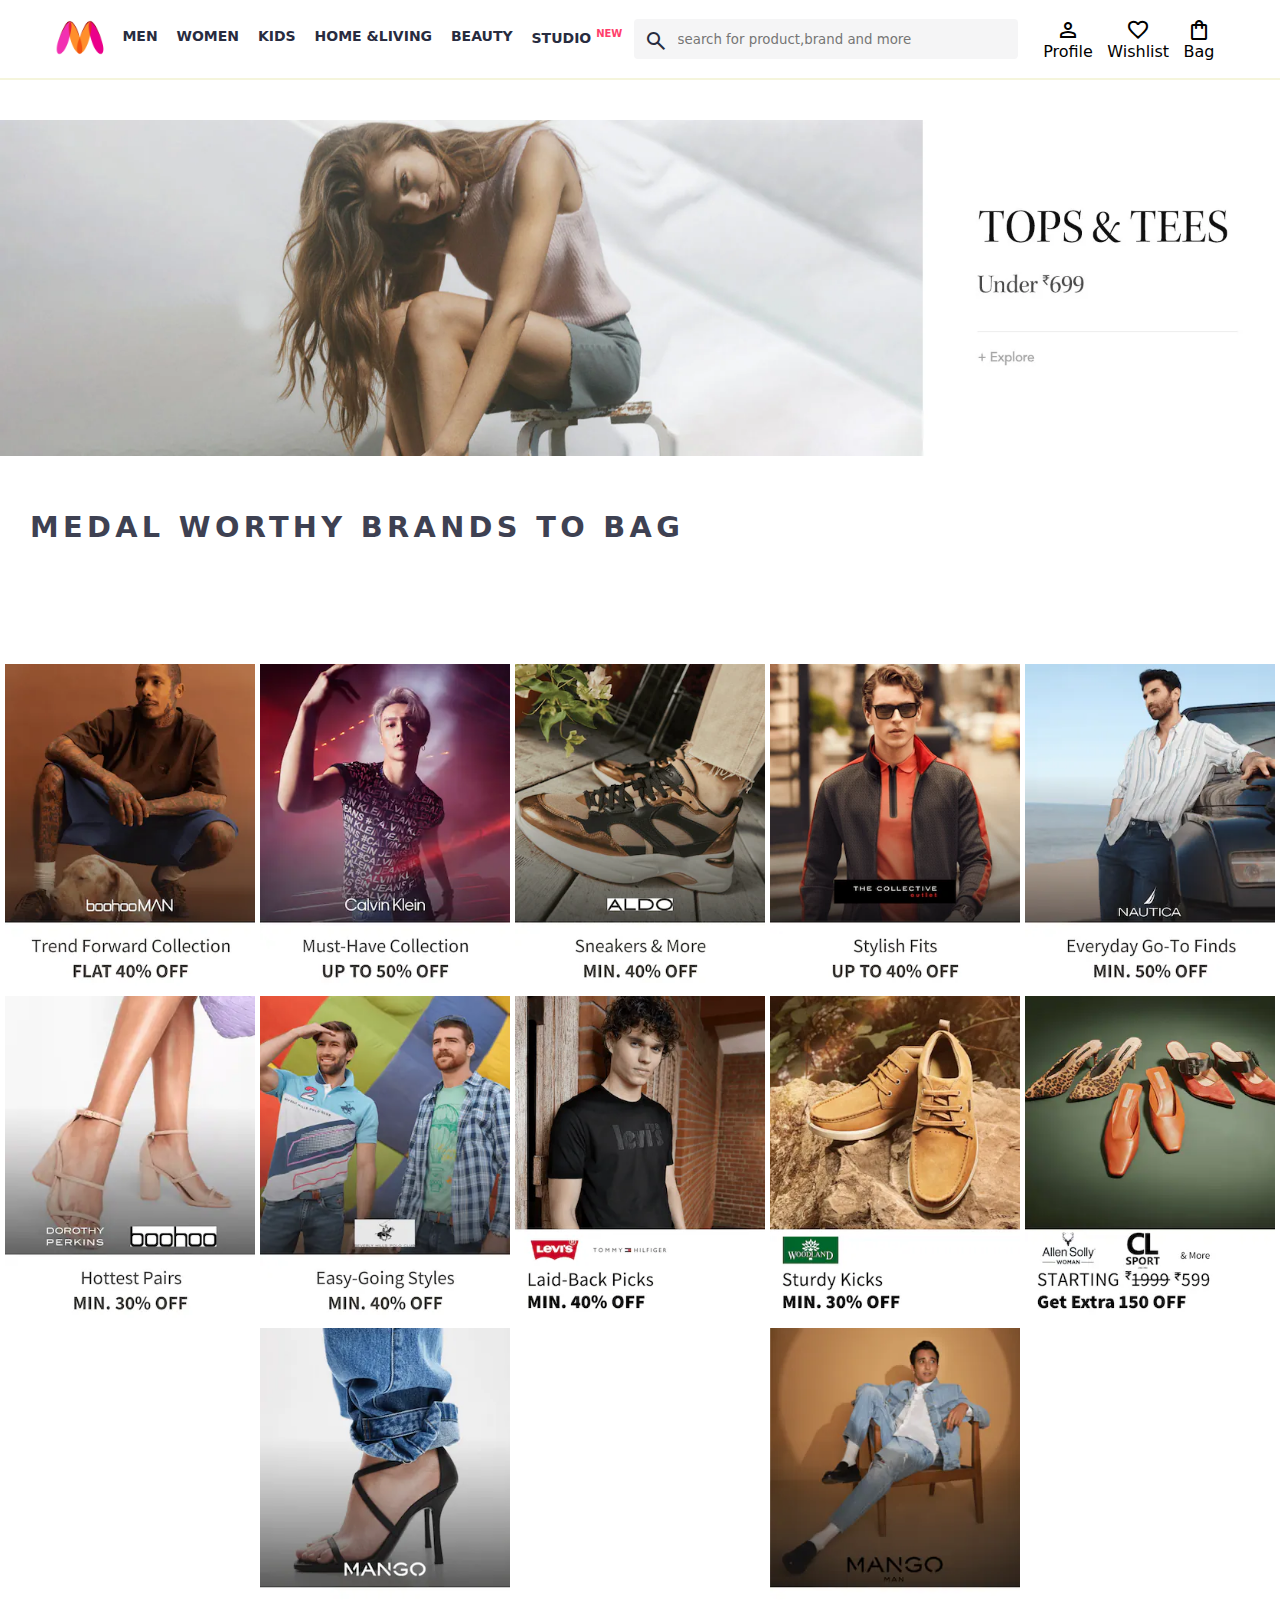
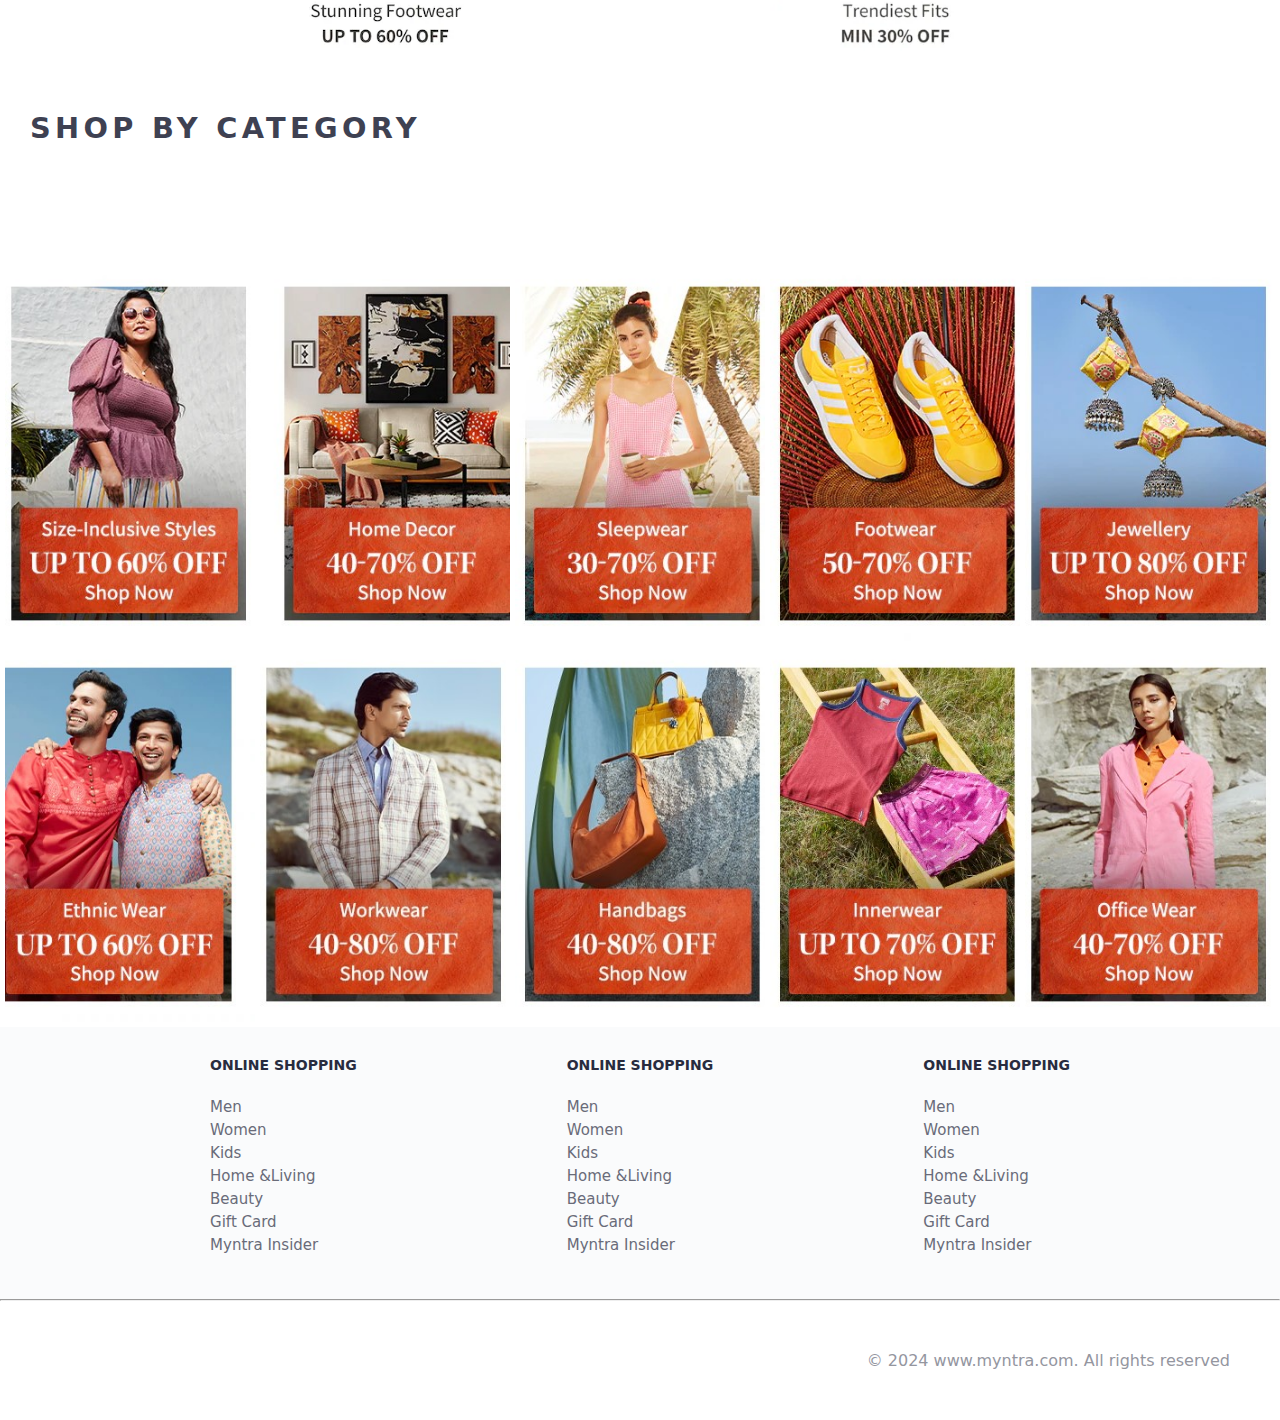
<file: index.html>
<!DOCTYPE html>
<html lang="en">
<head>
    <meta charset="UTF-8">
    <meta name="viewport" content="width=device-width, initial-scale=1.0">
    <title>Myntra Clone</title>
    <link rel="stylesheet" href="index.css">
    <link rel="stylesheet" href="https://fonts.googleapis.com/css2?family=Material+Symbols+Outlined:opsz,wght,FILL,GRAD@20..48,100..700,0..1,-50..200" />
</head>
<body>
 <header>
<div class="logo_container">
    <a href="#"><img  class="myntra_home" src="image/myntra_logo.webp" alt="Myntra logo"></a>

</div>
<nav class="nav_bar">
    
    <a href="#">MEN</a>
    <a href="#">WOMEN</a>
    <a href="#">KIDS</a>
    <a href="#">HOME &LIVING</a>
    <a href="#">BEAUTY</a>
    <a href="#">STUDIO <sup>New</sup></a>
    

</nav>
<div class="search_bar">
    <span class="material-symbols-outlined search_icon">search </span>    
    <input class="search_input" placeholder="search for product,brand and more">
</div>
<div class="action_bar">
    <div class="action_container">
        <span class="material-symbols-outlined action_icon">
            person
            </span>
        <span class="action_name">Profile</span>
    </div>
    <div class="action_container">
        <span class="material-symbols-outlined action_icon">
            favorite
            </span>
        <span class="action_name">Wishlist</span>
    </div>

    <div class="action_container">
        <span class="material-symbols-outlined action_icon">
            shopping_bag
        </span>
        <span class="action_name">Bag</span>
    </div>
</div>

    </header>
  <main>
<div class="banner_container">
    <img class="banner_image" src="image/banner.jpg" alt="Main Banner">
</div>
<div class="category_heading">MEDAL WORTHY BRANDS TO BAG</div>
<div class="category_items">
    <a href="#"><img class="sale_item" src="image/offers/1.png"></a>
    <a href="#"><img class="sale_item" src="image/offers/2.png"></a>
    <a href="#"><img class="sale_item" src="image/offers/3.png"></a>
    <a href="#"><img class="sale_item" src="image/offers/4.png"></a>
    <a href="#"><img class="sale_item" src="image/offers/5.png"></a>
    <a href="#"><img class="sale_item" src="image/offers/6.png"></a>
    <a href="#"><img class="sale_item" src="image/offers/7.png"></a>
    <a href="#"><img class="sale_item" src="image/offers/8.png"></a>
    <a href="#"><img class="sale_item" src="image/offers/9.png"></a>
    <a href="#"><img class="sale_item" src="image/offers/10.png"></a>
    <a href="#"><img class="sale_item" src="image/offers/11.png"></a>
    <a href="#"><img class="sale_item" src="image/offers/12.png"></a>

  
</div>
<div class="category_heading">SHOP BY CATEGORY</div>
<div class="category_items">
    <a href="#"><img class="sale_item" src="image/categories/1.jpg"></a>
    <a href="#"><img class="sale_item" src="image/categories/2.jpg"></a>
    <a href="#"><img class="sale_item" src="image/categories/3.jpg"></a>
    <a href="#"><img class="sale_item" src="image/categories/4.jpg"></a>
    <a href="#"><img class="sale_item" src="image/categories/5.jpg"></a>
    <a href="#"><img class="sale_item" src="image/categories/6.jpg"></a>
    <a href="#"><img class="sale_item" src="image/categories/7.jpg"></a>
    <a href="#"><img class="sale_item" src="image/categories/8.jpg"></a>
    <a href="#"><img class="sale_item" src="image/categories/9.jpg"></a>
    <a href="#"><img class="sale_item" src="image/categories/10.jpg"></a>
    

  
</div>

    </main>

<footer>
    <div class="footer_container">
        <div class="footer_column">
            <h3>ONLINE SHOPPING</h3>
            <a href="#">Men</a>
            <a href="#">Women</a>
            <a href="#">Kids</a>
            <a href="#">Home &Living</a>
            <a href="#">Beauty</a>
            <a href="#">Gift Card</a>
            <a href="#">Myntra Insider</a>




        </div>
        <div class="footer_column">
            <h3>ONLINE SHOPPING</h3>
            <a href="#">Men</a>
            <a href="#">Women</a>
            <a href="#">Kids</a>
            <a href="#">Home &Living</a>
            <a href="#">Beauty</a>
            <a href="#">Gift Card</a>
            <a href="#">Myntra Insider</a>




        </div>
        <div class="footer_column">
            <h3>ONLINE SHOPPING</h3>
            <a href="#">Men</a>
            <a href="#">Women</a>
            <a href="#">Kids</a>
            <a href="#">Home &Living</a>
            <a href="#">Beauty</a>
            <a href="#">Gift Card</a>
            <a href="#">Myntra Insider</a>




        </div>

    </div>
    <hr>
    <div class="copyright">
        © 2024 www.myntra.com. All rights reserved
    </div>
</footer>

</body>
</html>
</file>
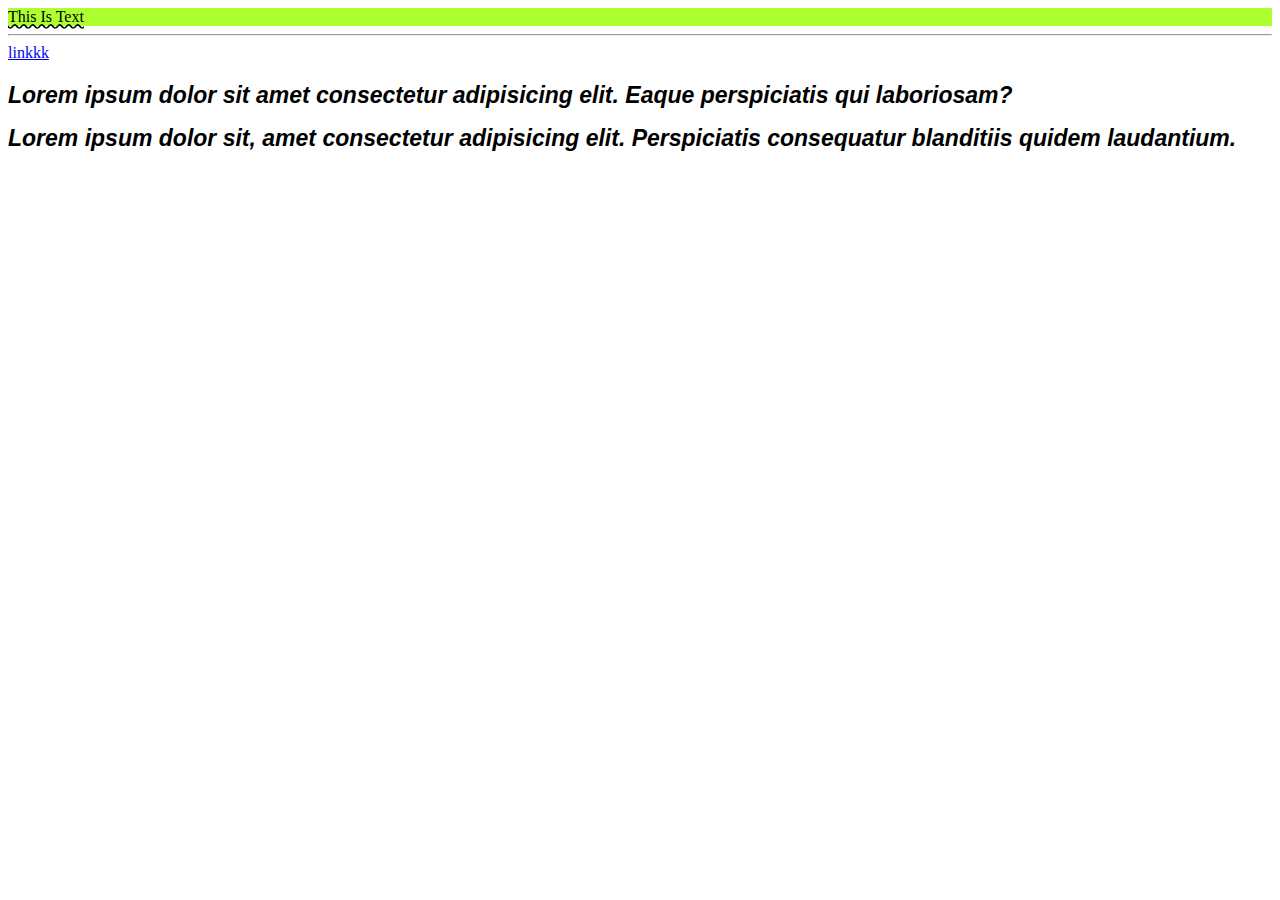
<file: CSSPractice/fontCss.html>
<!DOCTYPE html>
<html lang="en">
<head>
    <meta charset="UTF-8">
    <meta name="viewport" content="width=device-width, initial-scale=1.0">
    <title>Document</title>
    <style>
#head{
    background-color: greenyellow;
    text-decoration: underline;
    text-decoration-style: wavy;
    text-transform: capitalize;
}
#link{
    /* text-decoration: overline; */
}
.article{
    line-height: 20px;
    font-size: 23px;
    font-weight: 900;
    font-style: italic;
    font-family: Arial, Helvetica, sans-serif;
     /* here we are defining more than 2 fonts so that if one doesn't work other start working */
}

    </style>
</head>
<body>
    <div id="head">this is text</div><hr>
    <a  id="link" href="#">linkkk</a>
    <p class="article">Lorem ipsum dolor sit amet consectetur adipisicing elit. Eaque perspiciatis qui laboriosam?</p>
    <p class="article">Lorem ipsum dolor sit, amet consectetur adipisicing elit. Perspiciatis consequatur blanditiis quidem laudantium.</p>
</body>
</html>
</file>
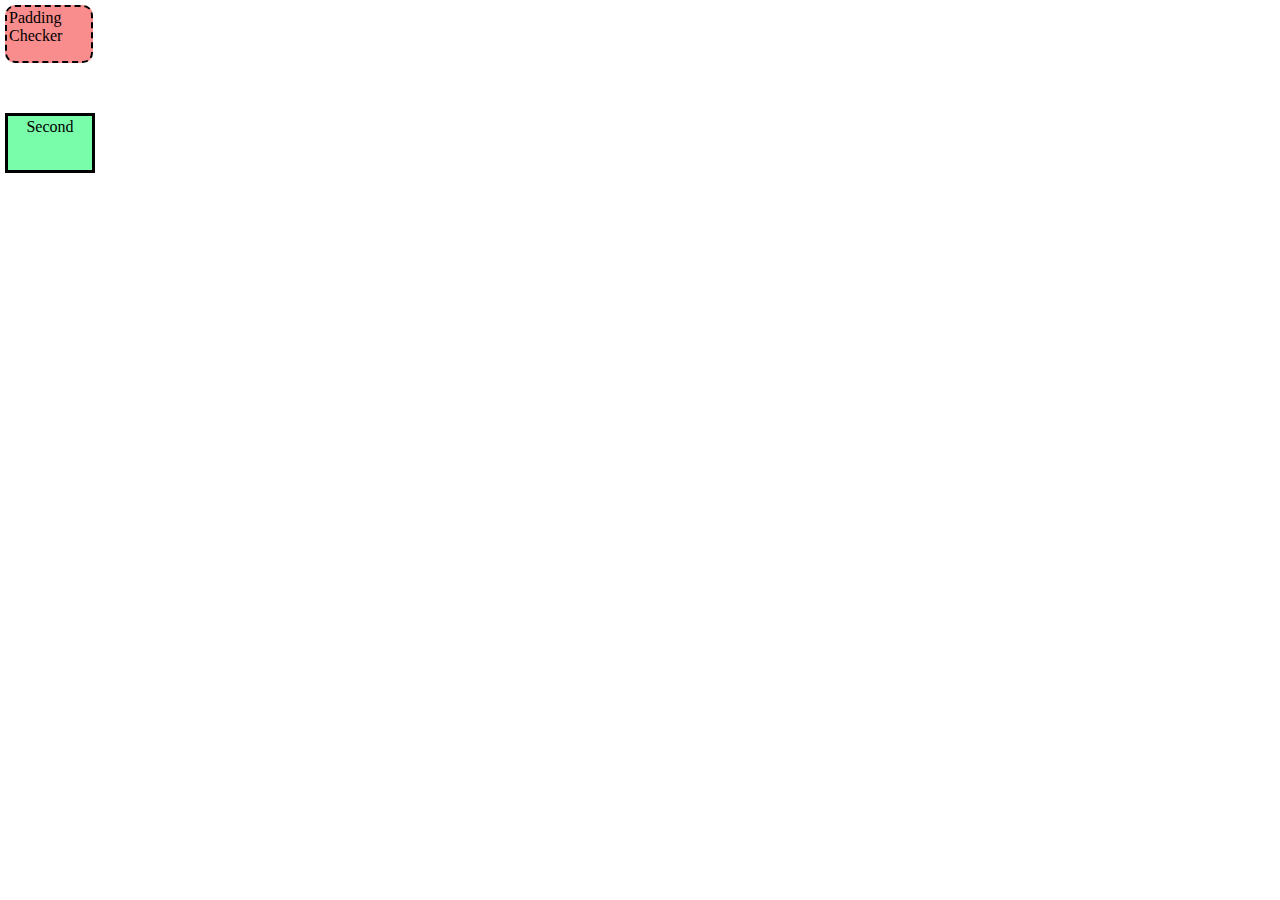
<file: CSSPractice/Padding.html>
<!DOCTYPE html>
<html lang="en">
<head>
    <meta charset="UTF-8">
    <meta name="viewport" content="width=device-width, initial-scale=1.0">
    <title>Padding</title>
<style>
    *{
        margin:0;
        padding:0;
    }

    .pad{
        height: 50px;
        width: 80px;
        /* padding:2px 2px 2px 2px; */
        padding: 2px;
    }
    #padding{
        
        border: 2px dashed;
        margin:5px 5px 5px 5px;
        background-color: #f98c8c;
        border-radius: 10px;

    }
    #second{ 
        border: 3px solid;
        
        margin:50px 5px 5px 5px;
        background-color: #79fdaa;
        text-align: center;

    }
</style>



</head>
<body>
    <div id="padding"  class="pad">Padding Checker</div>
    <div id="second" class="pad">Second</div>
    
</body>
</html>
</file>
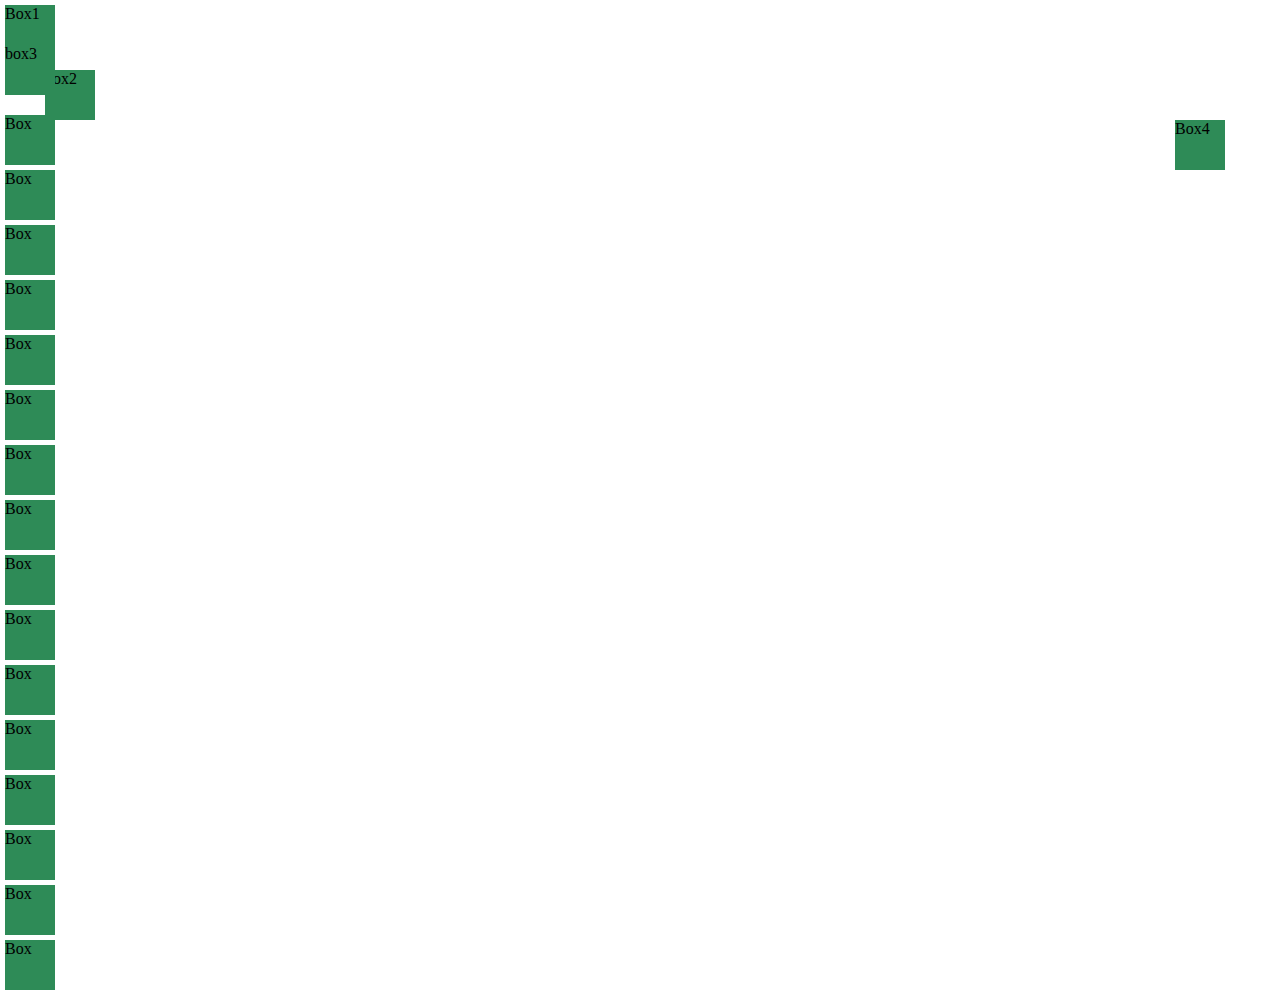
<file: CSSPractice/positionProperty.html>
<!DOCTYPE html>
<html lang="en">
<head>
    <meta charset="UTF-8">
    <meta name="viewport" content="width=device-width, initial-scale=1.0">
    <title>POSITION PROPERTY</title>
<style>
    *{
        margin:0px;
        padding:0px
    }
    .box{
        width:50px;
        height:50px;
        background-color: seagreen;
        margin: 5px;
    }
    #box1{
        postion:static;
    }
    #box2{
        position: relative;
        top: 10px;
        left: 40px;
    }
    #box3{
        position: absolute;
        top:40px
    }
    #box4{
        position: fixed;
        right:50px;
    }

</style>

</head>
<body>
    
        <div id="box1"  class="box">Box1</div>
        <div id="box2" class="box" >box2</div>
        <div id="box3"  class="box">box3</div>
        <div id="box4" class="box">Box4</div>
        <div  class="box">Box</div>
        <div  class="box">Box</div>

        <div  class="box">Box</div>

        <div  class="box">Box</div>

        <div  class="box">Box</div>
        <div  class="box">Box</div>
        <div  class="box">Box</div>
        <div  class="box">Box</div>


        <div  class="box">Box</div>
        <div  class="box">Box</div>
        <div  class="box">Box</div>
        <div  class="box">Box</div>

        <div  class="box">Box</div>
        <div  class="box">Box</div>
        <div  class="box">Box</div>
        <div  class="box">Box</div>

        
    </div>
    
</body>
</html>
</file>
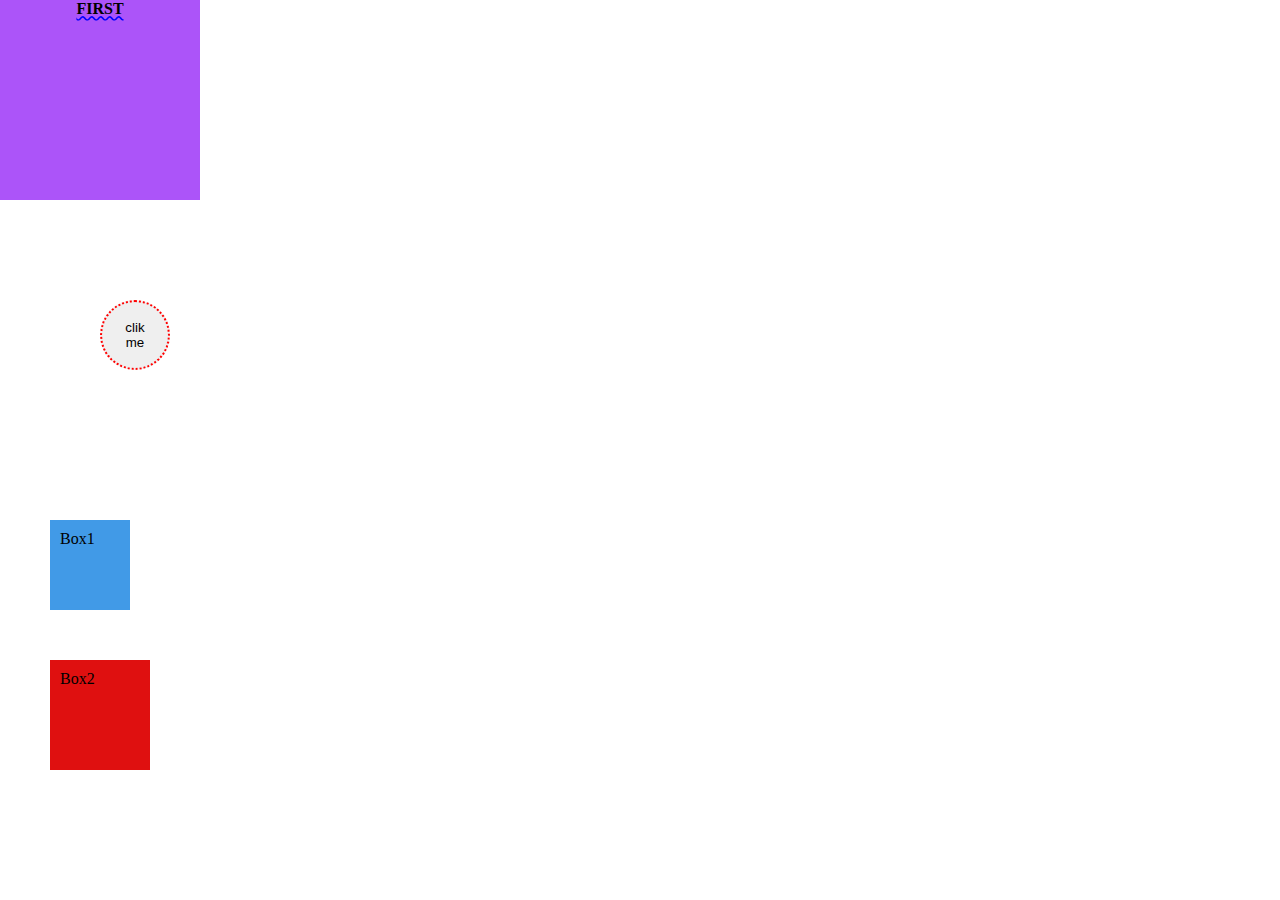
<file: CSSPractice/practice4.html>
<!DOCTYPE html>
<html lang="en">
<head>
    <meta charset="UTF-8">
    <meta name="viewport" content="width=device-width, initial-scale=1.0">
    <title>Practice 4</title>
<style>
    *{
        margin:0;
        padding: 0;
    }
    #div1{
        height:200px;
        width:200px;
        background-color: rgb(172, 84, 249);
        text-align: center;
        font-weight: 900;
        text-decoration: underline;
        text-decoration-style: wavy;
        text-decoration-color: blue;
        text-transform: uppercase;
    }
    #button{
        height: 70px;
        width: 70px;
        padding: 10px 15px ;
        margin: 100px;

        border: 2px dotted red;
        border-radius: 580px;

    }
    .box{
        height: 90px;
        width: 80px;
        margin: 50px;
        padding: 10px;
    }
    #box1{
        background-color: rgb(65, 154, 231);
        box-sizing: border-box;

    }
    #box2{
        background-color: #df1010;
        box-sizing: content-box;
    }
</style>



</head>
<body>
       <div id="div1">First</div>
       <!-- <input type="submit" id="button"> -->
       <button id="button">clik  me </button>
       <div id="box1" class="box">Box1</div>
       <div id="box2" class="box">Box2</div>

</body>
</html
</file>
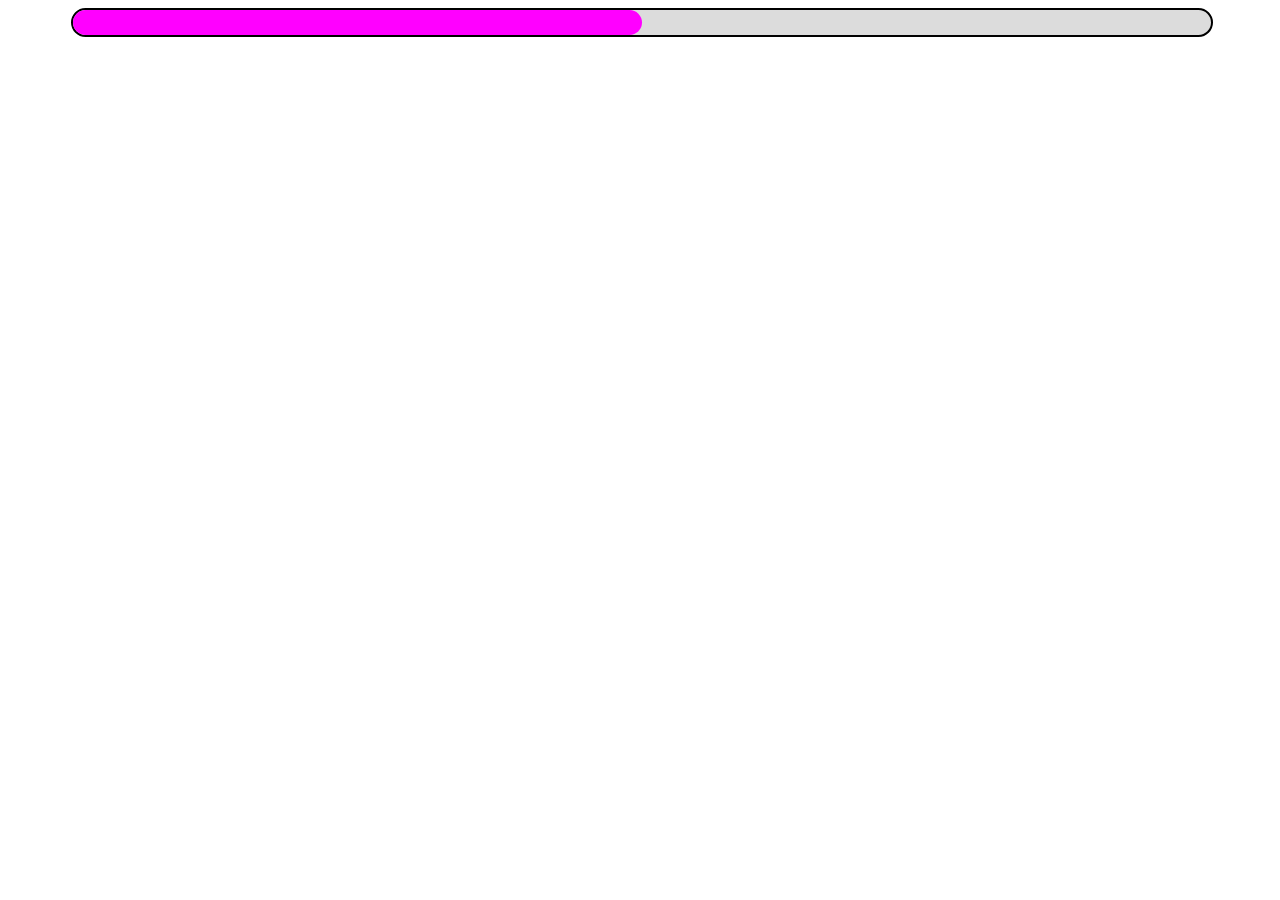
<file: CSSPractice/practice7.html>
<!DOCTYPE html>
<html lang="en">
<head>
    <meta charset="UTF-8">
    <meta name="viewport" content="width=device-width, initial-scale=1.0">
    <title>Document</title>
    <style>
.progress-container{
    width: 90%;
    height: 25px;
    background-color: gainsboro;
    border: 2px solid black;
    border-radius: 20px;
    position: relative;
    left: 5%;
}
.progress-bar{
    height: 100%;
    width: 50%;
    background-color: magenta;
    border-radius: 20px;
    animation: animate_progress 3s 5;
}
@keyframes animate_progress{
    0%{width: 0%;}
    90%{width:95%;}
    95%{width: 70%;}
      100%{width: 100%;}
}

    </style>
</head>
<body>
    <div class="progress-container">
    <div class="progress-bar"></div></div>
</body>
</html>
</file>
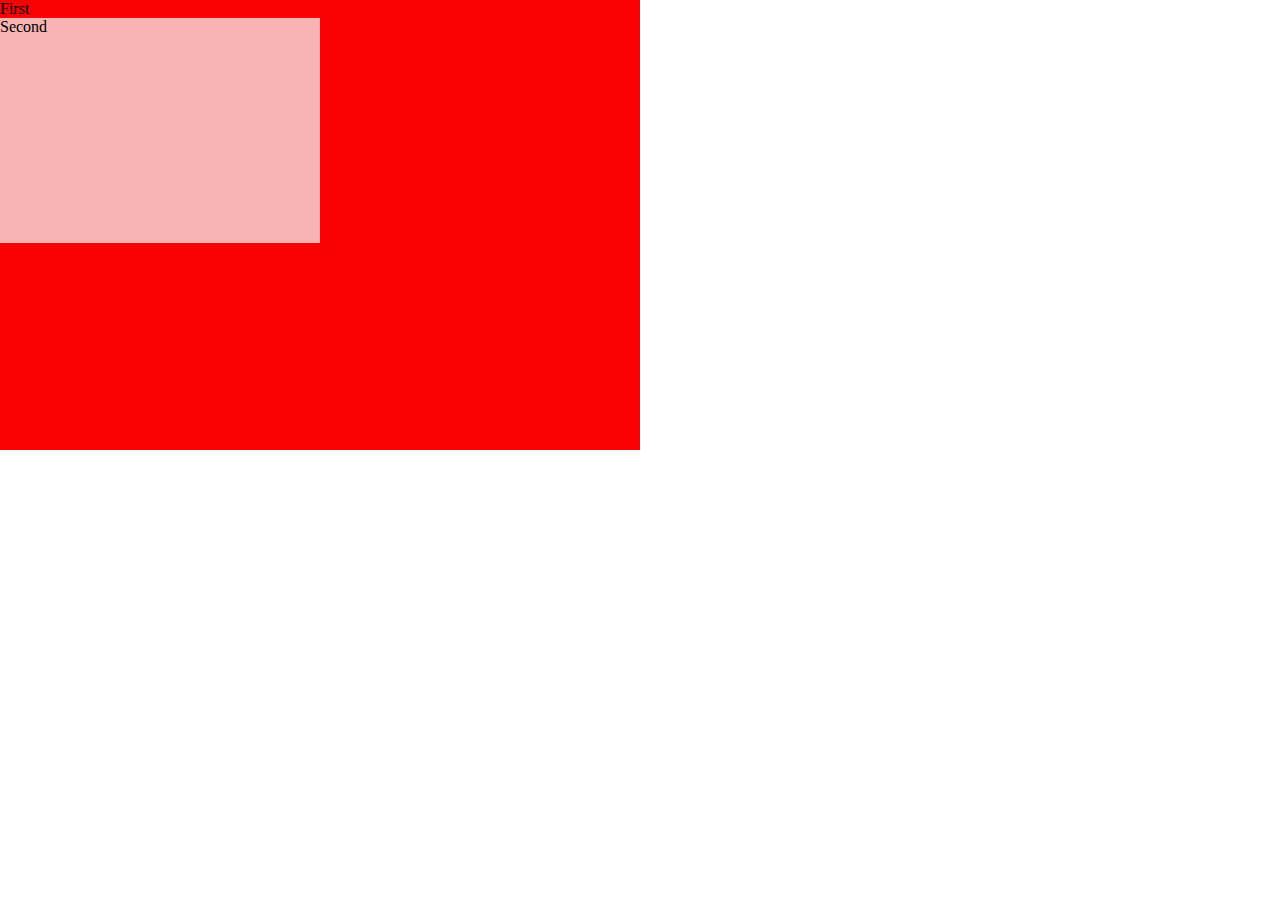
<file: CSSPractice/Relative.html>
<!DOCTYPE html>
<html lang="en">
<head>
    <meta charset="UTF-8">
    <meta name="viewport" content="width=device-width, initial-scale=1.0">
    <title>Relative Unit VH/VW</title>
<style>
*{
    margin:0px;
padding: 0px;

}


#first{
    /* set position according to window height and width */
    height:50vh;
    width:50vw;
    background-color: #fb0202;
    
}
#second{
    height: 25vh;
    width: 25vw;
   background-color: #f8b3b3;


   
}

</style>

</head>
<body>
   
    <div id="first">First


        <div id="second">Second</div>
    </div>
   
</body>
</html>
</file>
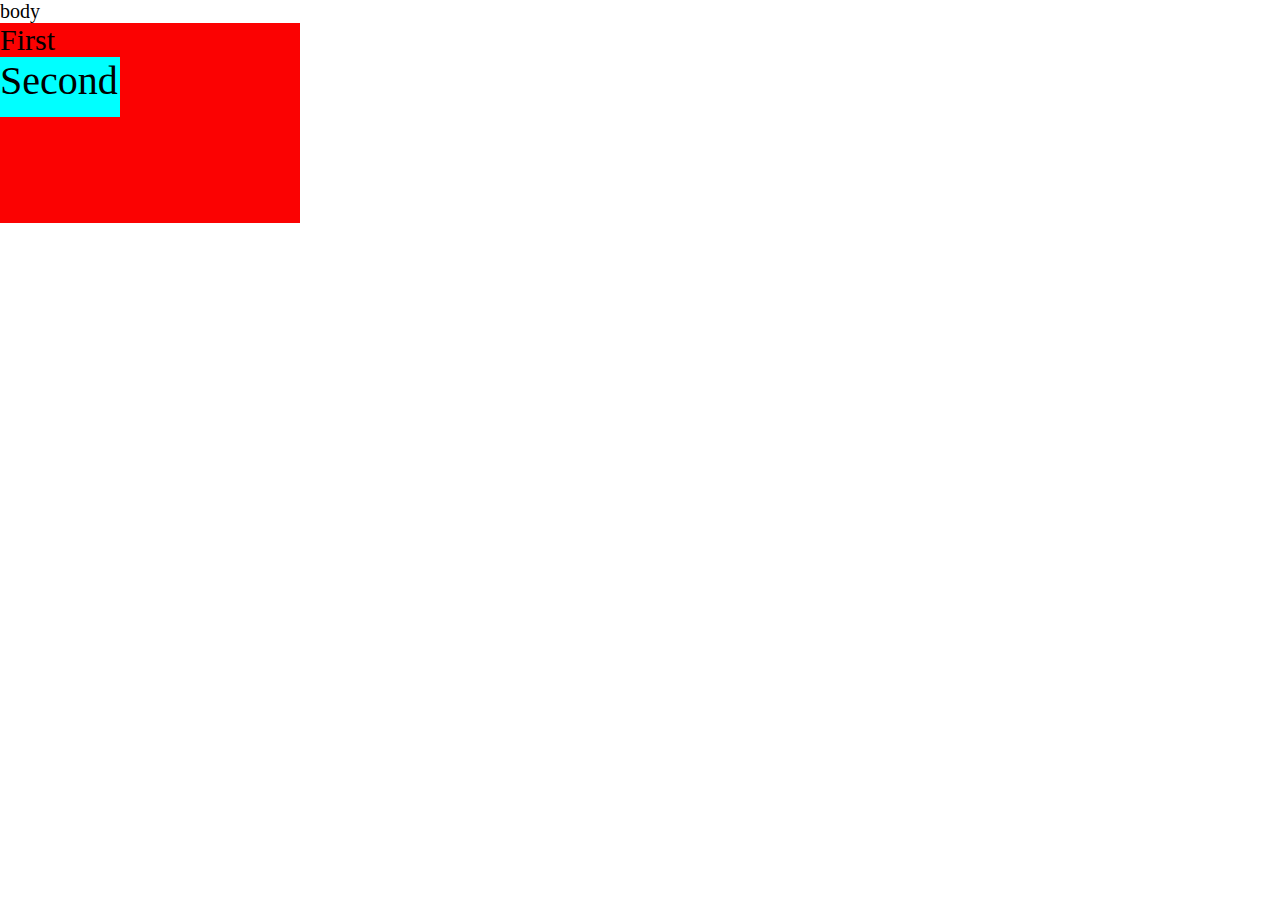
<file: CSSPractice/RelativeUnit.html>
<!DOCTYPE html>
<html lang="en">
<head>
    <meta charset="UTF-8">
    <meta name="viewport" content="width=device-width, initial-scale=1.0">
    <title>Relative Unit</title>
<style>
*{
    margin:0px;
padding: 0px;
font-size: 20px;
}


#first{
    height:200px;
    width:300px;
    background-color: #fb0202;
    font-size: 30px;
}
#second{
    height: 30%;
    width: 40%;
    background-color: aqua;
     /* ///Reltive to parent (em) double the size of parent element */
    /* font-size: 2em; */
    /* ///Reltive to root element (rem) double the size of root element i.e is body in this case */
    font-size: 2rem;


   
}

</style>

</head>
<body>
    body
    <div id="first">First


        <div id="second">Second</div>
    </div>
   
</body>
</html>
</file>
<file: index.css>
*{
    margin: 0px;
    padding: 0px;
    font-family: system-ui, -apple-system, BlinkMacSystemFont, 'Segoe UI', Roboto, Oxygen, Ubuntu, Cantarell, 'Open Sans', 'Helvetica Neue', sans-serif;
    box-sizing: border-box;

}

header{
    height: 80px;
    display:flex;
    align-items: center;
    justify-content: space-between;
   
    /* padding: 12px; */
    background-color: white;
    border-bottom: 2px solid beige;
}
.myntra_home{
    /* width: 53px; */
    /* image ki sirf heightb doge to kaam krega */
    height: 45px;
  

}
.logo_container{
    margin-left: 4%;
}
.action_bar{
    margin-right: 4%;
}
.nav_bar{
    display: flex;
    min-width: 500px;
    justify-content: space-between;
   
}
.nav_bar a{
    text-decoration: none;
    font-size: 14px;
      color: #282c3f;
    font-weight: 700;
  text-transform: uppercase;
  padding: 28px 0;
  border-bottom: 5px solid #ffffff;

}
.nav_bar a:hover{
   border-bottom: 5px solid #f54e77;
}
.nav_bar a sup{
    color: #ff3f6c;
    font-size: 10px;
}


.search_bar
{
    display: flex;
height: 40px;
min-width: 200px;
width: 30%;
align-items: center;
}
.search_icon{
    box-sizing: content-box;
height: 20px;
padding: 10px;
background-color: #f5f5f6;
color: #282c3f;
font-weight: 300;
border-radius: 4px 0px 0px 4px;


}
.search_input{
    color: #696e79;
background-color: #f5f5f6;
flex-grow: 1;
height: 40px;
border: 0;
border-radius: 0px 4px 4px 0px;

}
.action_bar{
    display: flex;
    min-width: 200px;
    justify-content: space-evenly;}
.action_container{
    display: flex;
    flex-direction: column;
    align-items: center;
}

/*Main  Section*/
.banner_container{
    margin: 40px 0;
}
.banner_image{
    width: 100%;
 
}
.category_heading{
    text-transform: uppercase;
    color: #3e4152;
    letter-spacing: .15em;
    font-size: 1.8em;
    margin: 50px 0 10px 30px;
    min-height: 5em;
    font-weight: 700;
}
.category_items{
    display: flex;
    flex-wrap: wrap;
    justify-content: space-evenly;
}
.sale_item{
    width: 250px;
    justify-content: space-evenly;

}
.footer_container{
    padding: 30px 0px 40px 0px;
    background: #fafbfc;
    display: flex;
    justify-content: space-evenly;
}
.footer_column{
    display: flex;
   flex-direction: column;
}

.footer_column h3{
    color:#282c3f;
    font-size:14px;
    margin-bottom: 25px;
}
.footer_column a{
    color:#696b79;
    font-size: 15px;
    text-decoration: none;
    padding-bottom: 5px;
}
.copyright
{
    color: #94969f;
    text-align: end;
    padding: 50px;
}
</file>
